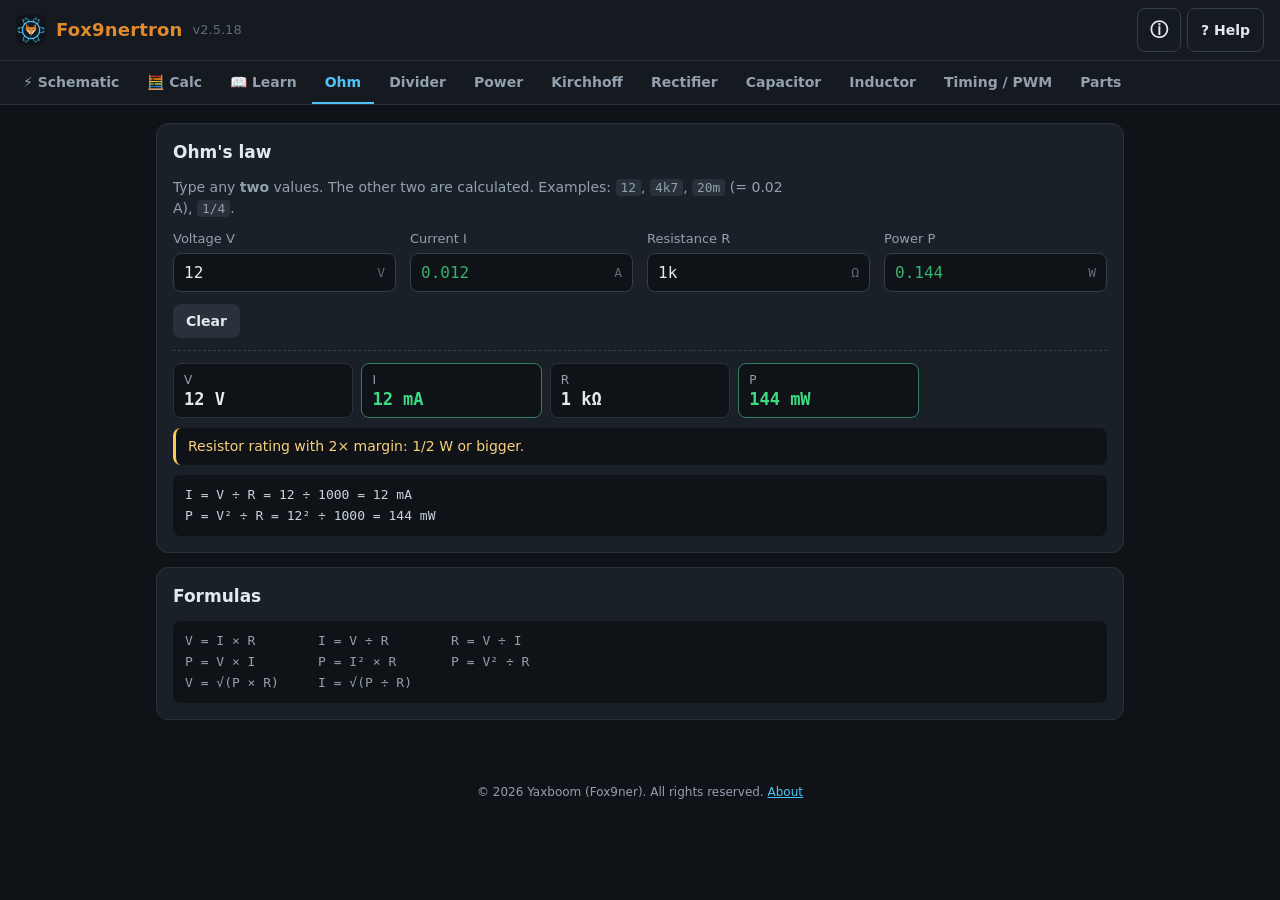
<file: index.html>
<!doctype html>
<html lang="en">
<head>
<meta charset="utf-8">
<meta name="viewport" content="width=device-width, initial-scale=1, viewport-fit=cover">
<title>Fox9nertron</title>
<meta name="description" content="Electronics circuit solver: Ohm, divider, power, Kirchhoff, rectifier, capacitor, inductor, PWM, parts.">
<meta name="theme-color" content="#101418">
<meta name="apple-mobile-web-app-capable" content="yes">
<meta name="mobile-web-app-capable" content="yes">
<meta name="apple-mobile-web-app-status-bar-style" content="black-translucent">
<meta name="apple-mobile-web-app-title" content="Fox9nertron">
<link rel="manifest" href="manifest.webmanifest">
<link rel="icon" type="image/png" sizes="192x192" href="icons/icon-192.png">
<link rel="apple-touch-icon" href="icons/apple-touch-icon.png">
<link rel="stylesheet" href="css/style.css">
</head>
<body>
<div id="app"></div>
<script type="module" src="js/app.js"></script>
<!-- blank page guard: if the app didn't start (old + new files mixed in the browser cache right after an update), offer a clean reload -->
<script>
setTimeout(function () {
  var app = document.getElementById('app');
  if (!app || app.children.length) return;
  app.innerHTML = '<div style="max-width:420px;margin:60px auto;padding:20px;font:15px system-ui,sans-serif;color:#E6EDF3;background:#161B22;border:1px solid #30363D;border-radius:12px;text-align:center">' +
    '<b style="font-size:18px">Fox9nertron is updating</b><p>Your browser still has some old files. Tap below to load the new version (your saved projects stay).</p>' +
    '<button id="f9fix" style="padding:12px 18px;font-size:15px;border-radius:10px;border:0;background:#E8B04B;color:#111;font-weight:700">Load the new version</button></div>';
  document.getElementById('f9fix').onclick = function () {
    var done = function () { location.reload(); };
    var jobs = [];
    if ('serviceWorker' in navigator) jobs.push(navigator.serviceWorker.getRegistrations().then(function (r) { return Promise.all(r.map(function (x) { return x.unregister(); })); }));
    if (window.caches) jobs.push(caches.keys().then(function (k) { return Promise.all(k.map(function (x) { return caches.delete(x); })); }));
    Promise.all(jobs).then(done, done);
  };
}, 5000);
</script>
<!-- visitor counter (no cookies): https://fox9nertron.goatcounter.com -->
<script data-goatcounter="https://fox9nertron.goatcounter.com/count" async src="//gc.zgo.at/count.js"></script>
</body>
</html>
</file>
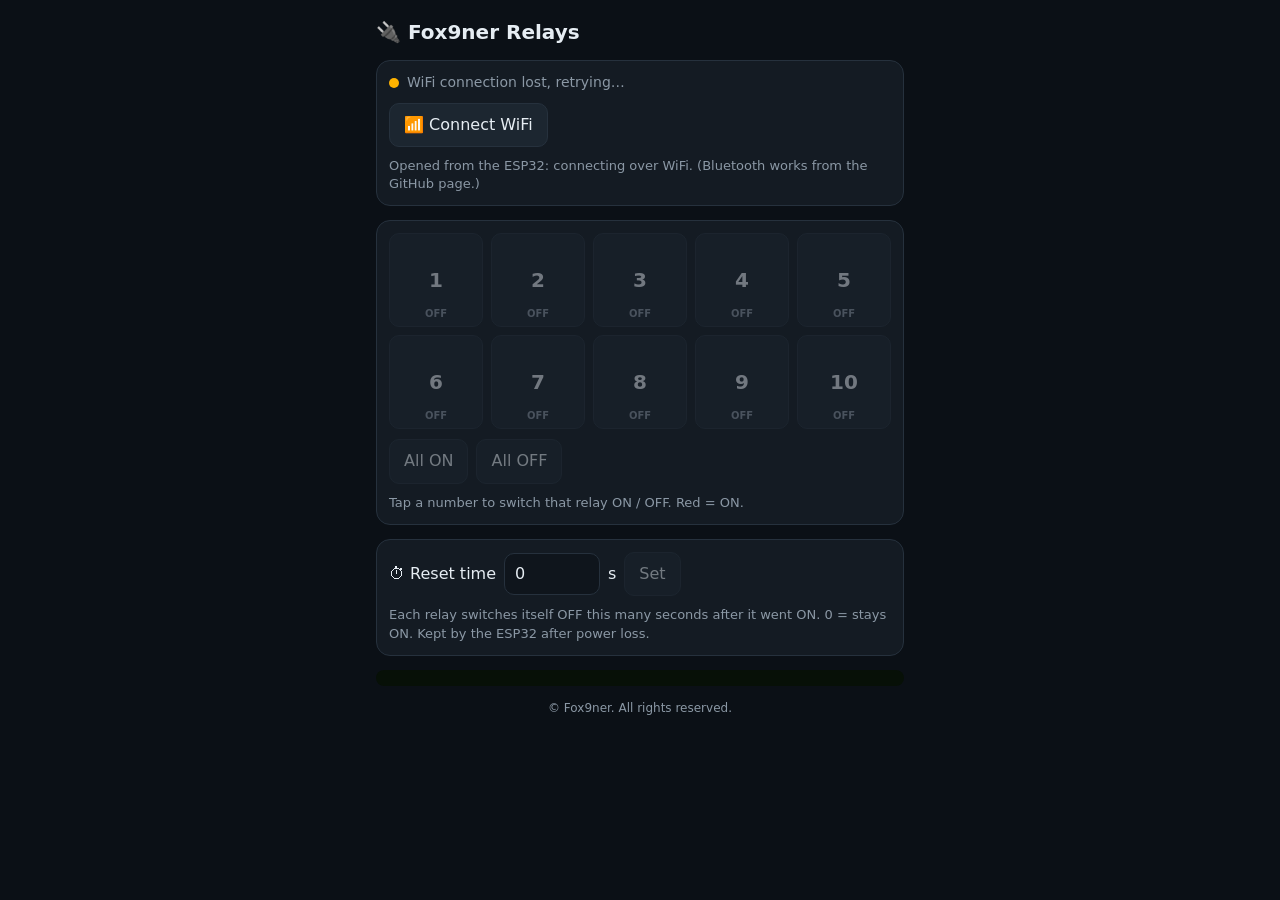
<file: relays.html>
<!doctype html>
<html lang="en">
<head>
<meta charset="utf-8">
<meta name="viewport" content="width=device-width, initial-scale=1, viewport-fit=cover">
<meta name="theme-color" content="#0B1016">
<title>Fox9ner Relays</title>
<style>
  :root { --bg: #0B1016; --card: #141B23; --line: #26313D; --fg: #E6EDF3; --dim: #8B98A5; --on: #FF1744; --acc: #4FC3F7; --ok: #66BB6A; }
  * { box-sizing: border-box; }
  body { margin: 0; background: var(--bg); color: var(--fg); font: 16px/1.4 system-ui, -apple-system, Segoe UI, Roboto, sans-serif; }
  main { max-width: 560px; margin: 0 auto; padding: max(14px, env(safe-area-inset-top)) 16px 28px; display: grid; gap: 14px; }
  h1 { font-size: 20px; margin: 4px 0 0; display: flex; align-items: center; gap: 8px; }
  .card { background: var(--card); border: 1px solid var(--line); border-radius: 14px; padding: 12px; display: grid; gap: 10px; }
  .row { display: flex; gap: 8px; flex-wrap: wrap; align-items: center; }
  button { font: inherit; color: var(--fg); background: #1C2630; border: 1px solid var(--line); border-radius: 10px; padding: 10px 14px; cursor: pointer; }
  button:active { transform: scale(0.97); }
  button.primary { background: #0D47A1; border-color: #1976D2; }
  button:disabled { opacity: 0.45; }
  .grid { display: grid; grid-template-columns: repeat(5, 1fr); gap: 8px; }
  .relay { aspect-ratio: 1; font-size: 20px; font-weight: 700; padding: 0; position: relative; display: grid; place-items: center; }
  .relay small { position: absolute; bottom: 5px; left: 0; right: 0; font-size: 10px; font-weight: 600; color: var(--dim); }
  .relay.on { background: #4A0E18; border-color: var(--on); box-shadow: 0 0 14px rgba(255, 23, 68, 0.45) inset; }
  .relay.on small { color: #FF8A9B; }
  .dot { width: 10px; height: 10px; border-radius: 50%; background: #555; display: inline-block; }
  .dot.ok { background: var(--ok); box-shadow: 0 0 8px var(--ok); }
  .dot.wait { background: #FFB300; }
  #status { color: var(--dim); font-size: 14px; }
  input { font: inherit; width: 6em; padding: 9px 10px; border-radius: 10px; border: 1px solid var(--line); background: #0F151C; color: var(--fg); }
  .note { color: var(--dim); font-size: 13px; }
  #log { font: 12px/1.4 ui-monospace, monospace; color: #8BE38B; background: #071007; border-radius: 10px; padding: 8px; max-height: 120px; overflow: auto; white-space: pre-wrap; margin: 0; }
  footer { color: var(--dim); font-size: 12px; text-align: center; }
</style>
</head>
<body>
<main>
  <h1>🔌 Fox9ner Relays</h1>

  <div class="card">
    <div class="row"><span class="dot" id="dot"></span><span id="status">Not connected</span></div>
    <div class="row">
      <button class="primary" id="bleBtn">🔵 Connect Bluetooth</button>
      <button id="wsBtn">📶 Connect WiFi</button>
    </div>
    <div class="note" id="how"></div>
  </div>

  <div class="card">
    <div class="grid" id="grid"></div>
    <div class="row">
      <button id="allOn">All ON</button>
      <button id="allOff">All OFF</button>
    </div>
    <div class="note">Tap a number to switch that relay ON / OFF. Red = ON.</div>
  </div>

  <div class="card">
    <div class="row">
      <span>⏱ Reset time</span><input id="tIn" type="number" min="0" step="0.5" inputmode="decimal" value="0"><span>s</span>
      <button id="tSet">Set</button>
    </div>
    <div class="note">Each relay switches itself OFF this many seconds after it went ON. 0 = stays ON. Kept by the ESP32 after power loss.</div>
  </div>

  <pre id="log"></pre>
  <footer>© Fox9ner. All rights reserved.</footer>
</main>

<script>
'use strict';
const N = 10;
// Nordic UART service: the ESP32 receives on RX (we write), answers on TX (notify)
const NUS = '6e400001-b5a3-f393-e0a9-e50e24dcca9e', RX = '6e400002-b5a3-f393-e0a9-e50e24dcca9e', TX = '6e400003-b5a3-f393-e0a9-e50e24dcca9e';
const $ = (id) => document.getElementById(id);
let state = '0'.repeat(N), link = null;     // link = { kind: 'ble' | 'ws', send(text) }

// ---------- UI ----------
const btns = [];
for (let k = 0; k < N; k++) {
  const b = document.createElement('button');
  b.className = 'relay'; b.innerHTML = `${k + 1}<small>OFF</small>`;
  b.onclick = () => send(String(k + 1));
  $('grid').append(b); btns.push(b);
}
function show() {
  btns.forEach((b, k) => { const on = state[k] === '1'; b.classList.toggle('on', on); b.querySelector('small').textContent = on ? 'ON' : 'OFF'; });
  const can = !!link;
  [...btns, $('allOn'), $('allOff'), $('tSet')].forEach(b => { b.disabled = !can; });
}
function setStatus(text, kind) { $('status').textContent = text; $('dot').className = 'dot' + (kind ? ' ' + kind : ''); }
function log(t) { const el = $('log'); el.textContent += t + '\n'; const lines = el.textContent.split('\n'); if (lines.length > 60) el.textContent = lines.slice(-60).join('\n'); el.scrollTop = el.scrollHeight; }
$('allOn').onclick = () => send('all on');
$('allOff').onclick = () => send('all off');
$('tSet').onclick = () => send('time ' + Math.max(0, +$('tIn').value || 0));

// messages from the ESP32: "S0010000000 T5" = relay states (relay 1 first) + reset time
function onText(t) {
  for (const line of t.split('\n')) {
    const m = line.match(/^S([01]+)(?:\s+T([\d.]+))?/);
    if (m) { state = m[1].padEnd(N, '0').slice(0, N); if (m[2] != null && document.activeElement !== $('tIn')) $('tIn').value = m[2]; show(); }
    else if (line.trim()) log('← ' + line.trim());
  }
}
function send(cmd) {
  if (!link) return;
  log('→ ' + cmd);
  link.send(cmd + '\n').catch(e => log('send failed: ' + e.message));
}

// ---------- Bluetooth LE (Chrome on Android, Edge / Chrome on PC, Bluefy on iPhone) ----------
let dev = null;
async function connectBle() {
  if (!navigator.bluetooth) { setStatus('This browser has no Bluetooth. Android: Chrome. iPhone: the free "Bluefy" app.', ''); return; }
  try {
    setStatus('Choose "Fox9ner Relays" in the list…', 'wait');
    dev = await navigator.bluetooth.requestDevice({ filters: [{ namePrefix: 'Fox9ner' }], optionalServices: [NUS] });
    dev.addEventListener('gattserverdisconnected', () => { link = null; show(); setStatus('Bluetooth disconnected. Tap Connect again.', ''); });
    setStatus('Connecting…', 'wait');
    const srv = await dev.gatt.connect(), svc = await srv.getPrimaryService(NUS);
    const rx = await svc.getCharacteristic(RX), tx = await svc.getCharacteristic(TX);
    let buf = '';
    tx.addEventListener('characteristicvaluechanged', (e) => { buf += new TextDecoder().decode(e.target.value); const i = buf.lastIndexOf('\n'); if (i >= 0) { onText(buf.slice(0, i)); buf = buf.slice(i + 1); } });
    await tx.startNotifications();
    const enc = new TextEncoder();
    link = { kind: 'ble', send: async (t) => { const d = enc.encode(t); for (let i = 0; i < d.length; i += 20) await rx.writeValueWithResponse(d.slice(i, i + 20)); } };
    setStatus('🔵 Connected by Bluetooth: ' + (dev.name || 'Fox9ner Relays'), 'ok');
    show(); send('status');
  } catch (e) { link = null; show(); setStatus(e.name === 'NotFoundError' ? 'No device chosen.' : 'Bluetooth: ' + e.message, ''); }
}
$('bleBtn').onclick = connectBle;

// ---------- WiFi WebSocket (page opened from the ESP32: http://relays.local or its IP) ----------
let ws = null, wsTimer = 0;
function connectWs(host) {
  clearTimeout(wsTimer);
  try { ws?.close(); } catch { }
  setStatus('Connecting to ' + host + '…', 'wait');
  ws = new WebSocket(`ws://${host}:81/`);
  ws.onopen = () => { link = { kind: 'ws', send: async (t) => ws.send(t) }; setStatus('📶 Connected by WiFi: ' + host, 'ok'); show(); send('status'); };
  ws.onmessage = (e) => onText(String(e.data));
  ws.onclose = () => { if (link?.kind === 'ws') link = null; show(); setStatus('WiFi connection lost, retrying…', 'wait'); wsTimer = setTimeout(() => connectWs(host), 2000); };
}
const fromEsp = location.protocol === 'http:' && location.hostname && location.hostname !== 'localhost';
$('wsBtn').onclick = () => {
  if (fromEsp) return connectWs(location.hostname);
  setStatus('WiFi works when you open this page from the ESP32: type http://relays.local (or its IP) in the browser while on the same WiFi.', '');
};
$('how').textContent = fromEsp
  ? 'Opened from the ESP32: connecting over WiFi. (Bluetooth works from the GitHub page.)'
  : 'Bluetooth: tap Connect and pick "Fox9ner Relays". Android: Chrome · iPhone: Bluefy app. WiFi: open http://relays.local while on the same WiFi.';
if (fromEsp) { $('bleBtn').hidden = true; connectWs(location.hostname); }
show();
</script>
</body>
</html>
</file>
<file: css/style.css>
/* Fox9nertron — bench-instrument dark theme (deliberately single theme, like a scope screen) */
[hidden] { display: none !important; }
:root {
  color-scheme: dark;
  --bg: #0F1317; --panel: #151A20; --card: #1A2028; --line: #29313B; --line2: #343E4A;
  --text: #E4E9EF; --dim: #93A0AE; --faint: #5F6B78;
  --accent: #4FC3F7;      /* probe cyan */
  --fox: #E08A2E;         /* brand orange */
  --good: #3DDC84; --warn: #FFC857; --bad: #FF6B6B;
  --mono: ui-monospace, "SF Mono", "Cascadia Mono", Menlo, Consolas, monospace;
  --sans: system-ui, -apple-system, "Segoe UI", Roboto, sans-serif;
}
* { box-sizing: border-box; -webkit-tap-highlight-color: transparent; }
html, body { margin: 0; background: var(--bg); color: var(--text); font: 15px/1.45 var(--sans); }
body { min-height: 100%; }
/* phones with a notch / status bar inside the app: start the page below it, so the sticky top bar doesn't slide over the first content */
#app { padding-top: env(safe-area-inset-top, 0px); }
body::before { content: ""; position: fixed; inset: 0 0 auto; height: env(safe-area-inset-top, 0px); background: var(--panel); z-index: 20; }
code { font-family: var(--mono); font-size: .92em; background: var(--line); padding: 1px 5px; border-radius: 4px; }

.appbar { position: sticky; top: env(safe-area-inset-top, 0px); z-index: 10; }
.sch-sticky { position: sticky; top: calc(env(safe-area-inset-top, 0px) + var(--appbar-h, 98px)); z-index: 8; display: flex; flex-direction: column; gap: 8px;
  background: var(--bg); padding-block: 8px; margin-block: -8px; }
.top { position: relative; display: flex; align-items: center; justify-content: space-between; gap: 12px;
  background: var(--panel); border-bottom: 1px solid var(--line); padding-block: 8px;
  padding-left: max(16px, env(safe-area-inset-left, 0px)); padding-right: max(16px, env(safe-area-inset-right, 0px)); }
.brand { display: flex; align-items: center; gap: 10px; min-width: 0; }
.logo { width: 30px; height: 30px; border-radius: 7px; }
.brand .name { font-weight: 800; font-size: 18px; letter-spacing: .01em; color: var(--fox); }
.brand .ver { color: var(--faint); font-size: 13px; }

.tabs { position: relative; display: flex; gap: 2px; overflow-x: auto; background: var(--panel);
  border-bottom: 1px solid var(--line); scrollbar-width: none;
  padding-left: max(10px, env(safe-area-inset-left, 0px)); padding-right: max(10px, env(safe-area-inset-right, 0px)); }
.tabs::-webkit-scrollbar { display: none; }
.tab { flex: 0 0 auto; color: var(--dim); text-decoration: none; padding: 11px 13px 10px; font-weight: 600; font-size: 14px; border-bottom: 2px solid transparent; white-space: nowrap; }
.tab:hover { color: var(--text); }
.tab.on { color: var(--accent); border-bottom-color: var(--accent); }
.tab:focus-visible, .btn:focus-visible, .segb:focus-visible { outline: 2px solid var(--accent); outline-offset: 2px; }

main { max-width: 1000px; margin: 0 auto; padding-block: 18px 60px;
  padding-left: max(16px, env(safe-area-inset-left, 0px)); padding-right: max(16px, env(safe-area-inset-right, 0px)); }
.pane { display: flex; flex-direction: column; gap: 14px; }
.card { background: var(--card); border: 1px solid var(--line); border-radius: 12px; padding: 16px; display: flex; flex-direction: column; gap: 12px; min-width: 0; }
.card h2 { margin: 0; font-size: 17px; text-wrap: balance; }
.card h3 { margin: 10px 0 0; font-size: 14px; color: var(--dim); text-transform: uppercase; letter-spacing: .05em; }
.note { margin: 0; color: var(--dim); font-size: 14px; max-width: 70ch; }
.muted { color: var(--faint); font-family: var(--mono); font-size: 14px; padding: 0 6px; }

.fields { display: grid; grid-template-columns: repeat(auto-fill, minmax(190px, 1fr)); gap: 10px 14px; }
.field { display: flex; flex-direction: column; gap: 4px; min-width: 0; }
.field[hidden] { display: none; }
.lab { font-size: 13px; color: var(--dim); }
.hint { font-size: 12px; color: var(--faint); }
.box { display: flex; align-items: center; background: var(--bg); border: 1px solid var(--line2); border-radius: 8px; min-width: 0; }
.box:focus-within { border-color: var(--accent); }
.field.bad .box { border-color: var(--bad); }
.num { flex: 1; min-width: 0; width: 100%; background: transparent; color: var(--text); border: 0; outline: 0; padding: 9px 10px; font: 16px var(--mono); font-variant-numeric: tabular-nums; }
.num::placeholder { color: var(--good); opacity: .8; }
.num.wide { background: var(--bg); border: 1px solid var(--line2); border-radius: 8px; }
.num.wide:focus { border-color: var(--accent); }
.unit { color: var(--faint); font: 13px var(--mono); padding-right: 10px; white-space: nowrap; }
.sel { background: var(--bg); color: var(--text); border: 1px solid var(--line2); border-radius: 8px; padding: 9px 8px; font: 15px var(--sans); max-width: 100%; }
.sel.sm { padding: 7px 4px; font-size: 14px; }

.row { display: flex; align-items: center; gap: 8px; }
.row.wrap { flex-wrap: wrap; }
.split { display: grid; grid-template-columns: 120px 1fr; gap: 16px; align-items: start; }
@media (max-width: 520px) { .split { grid-template-columns: 1fr; } .split .diagram { max-width: 110px; } }

.btn { background: var(--line); color: var(--text); border: 0; border-radius: 8px; padding: 9px 13px; font: 600 14px var(--sans); cursor: pointer; touch-action: manipulation; }
.btn:hover { background: var(--line2); }
.btn:disabled { opacity: .4; cursor: default; }
.btn.ghost { background: transparent; border: 1px solid var(--line2); }
.btn.primary { background: var(--accent); color: #062230; }
.seg { display: inline-flex; flex-wrap: wrap; gap: 2px; background: var(--bg); border: 1px solid var(--line2); border-radius: 9px; padding: 2px; align-self: flex-start; max-width: 100%; }
.segb { background: transparent; color: var(--dim); border: 0; border-radius: 7px; padding: 7px 11px; font: 600 13.5px var(--sans); cursor: pointer; }
.segb.on { background: var(--line2); color: var(--text); }
.subnav { overflow-x: auto; }

/* results */
.result { border-top: 1px dashed var(--line2); padding-top: 12px; display: flex; flex-direction: column; gap: 10px; min-width: 0; }
.result.empty .steps { color: var(--faint); background: none; padding: 0; font-family: var(--sans); }
.readouts { display: grid; grid-template-columns: repeat(auto-fill, minmax(150px, 1fr)); gap: 8px; }
.readouts:empty, .flags:empty, .extra:empty { display: none; }
.ro { background: var(--bg); border: 1px solid var(--line); border-radius: 8px; padding: 8px 10px; display: flex; flex-direction: column; min-width: 0; }
.ro .rl { font-size: 12px; color: var(--dim); }
.ro .rv { font: 600 17px var(--mono); font-variant-numeric: tabular-nums; overflow-wrap: anywhere; }
.ro.hi { border-color: color-mix(in srgb, var(--good) 45%, var(--line)); }
.ro.hi .rv { color: var(--good); }
.flags { display: flex; flex-direction: column; gap: 6px; }
.flag { margin: 0; padding: 8px 10px 8px 12px; border-radius: 8px; font-size: 14px; border-left: 3px solid; background: var(--bg); }
.flag.ok { border-color: var(--good); color: color-mix(in srgb, var(--good) 70%, var(--text)); }
.flag.warn { border-color: var(--warn); color: color-mix(in srgb, var(--warn) 75%, var(--text)); }
.flag.bad { border-color: var(--bad); color: color-mix(in srgb, var(--bad) 75%, var(--text)); }
.steps { margin: 0; background: var(--bg); border-radius: 8px; padding: 10px 12px; font: 13px/1.6 var(--mono); color: #C9D3DD; white-space: pre-wrap; overflow-wrap: anywhere; user-select: text; }
.steps.static { color: var(--dim); }

.tablewrap { overflow-x: auto; }
table { border-collapse: collapse; width: 100%; font-size: 14px; font-variant-numeric: tabular-nums; }
th, td { text-align: left; padding: 7px 10px; border-bottom: 1px solid var(--line); white-space: nowrap; }
th { color: var(--dim); font-weight: 600; font-size: 12.5px; }
td { font-family: var(--mono); font-size: 13.5px; }
table.rate tr.st-ok td:last-child { color: var(--good); }
table.rate tr.st-warn td:last-child { color: var(--warn); }
table.rate tr.st-bad td:last-child { color: var(--bad); }

/* kirchhoff list */
.netlist { display: flex; flex-direction: column; gap: 6px; }
.nl-head, .nl-row { display: grid; grid-template-columns: 64px 50px 38px 38px minmax(0, 1fr) 26px; gap: 5px; align-items: center; }
.nl-head span { font-size: 12px; color: var(--faint); }
.nl-row > .num { background: var(--bg); border: 1px solid var(--line2); border-radius: 7px; padding: 7px 6px; font-size: 15px; }
.nl-row .num.nd { text-align: center; }
.nl-row .box .num { padding: 7px 6px; font-size: 15px; }
.num.badv { color: var(--bad); }
.x { background: none; border: 0; color: var(--faint); font-size: 22px; cursor: pointer; line-height: 1; padding: 4px; }
.x:hover { color: var(--bad); }

/* drawings */
svg { display: block; max-width: 100%; height: auto; }
svg text { fill: var(--dim); font: 11px var(--mono); }
.schem svg { width: 100%; max-height: 380px; }
.wire, .dim { fill: none; stroke: var(--faint); stroke-width: 1.6; }
.part { fill: none; stroke: var(--text); stroke-width: 1.8; stroke-linejoin: round; stroke-linecap: round; }
.bgk { fill: var(--card); }
.src { fill: var(--card); stroke: var(--accent); stroke-width: 1.8; }
.pm { fill: var(--accent) !important; font-weight: 700; }
.node { fill: var(--accent); }
.gnd { fill: var(--faint); }
.nn { fill: #062230 !important; font-size: 8.5px !important; font-weight: 700; }
.nv { fill: var(--warn) !important; }
.lbl { fill: var(--text) !important; }
.cur { fill: var(--good) !important; font-size: 10px !important; }
.arrow { fill: var(--good); }
.dot { fill: var(--accent); }
.diagram svg text { fill: var(--text); font-size: 12px; }
.diagram.wide { max-width: 320px; }
.former { fill: var(--line2); }
.graph svg { width: 100%; }
.gl { stroke: var(--line); stroke-width: 1; }
.ax { font-size: 11px; }
.wa { fill: none; stroke: var(--faint); stroke-width: 1.4; stroke-dasharray: 4 3; }
.wb { fill: none; stroke: var(--accent); stroke-width: 2.2; stroke-linejoin: round; }
.avg { stroke: var(--warn); stroke-dasharray: 6 4; stroke-width: 1.5; }
.legend { display: flex; gap: 16px; flex-wrap: wrap; font-size: 13px; color: var(--dim); }
.lg::before { content: ""; display: inline-block; width: 18px; height: 0; margin-right: 6px; vertical-align: middle; border-top: 2px dashed var(--faint); }
.lg.b::before { border-top: 2.5px solid var(--accent); }
.resistor svg { max-width: 300px; }
.resistor .body { fill: #D8C7A0; }
.resistor .lead { stroke: #A8B0B8; stroke-width: 3; }
.resistor .band { stroke: rgba(0,0,0,.25); stroke-width: .5; }
.bands .sel { text-transform: capitalize; }

/* help dialog */
.dlg { background: var(--card); color: var(--text); border: 1px solid var(--line2); border-radius: 14px; padding: 0; width: min(560px, calc(100% - 32px)); max-height: calc(100% - 40px); }
.dlg::backdrop { background: rgba(0,0,0,.6); }
.help-head { display: flex; gap: 14px; align-items: center; padding: 18px 20px 6px; }
.help-head img { width: 60px; height: 60px; border-radius: 13px; }
.help-head .h1 { color: var(--fox); font-size: 22px; font-weight: 800; }
.help-head .h2 { color: var(--dim); font-size: 13px; }
.help-head .h3 { color: var(--accent); font-size: 13px; font-weight: 700; }
.help-text { padding: 0 20px; font-size: 15px; }
.help-text p { margin: 12px 0; }
.dlg-buttons { display: flex; justify-content: flex-end; padding: 6px 16px 16px; }

@media (prefers-reduced-motion: no-preference) { .tab, .btn, .segb { transition: color .12s, background-color .12s, border-color .12s; } }
.unit.sm { padding-right: 6px; font-size: 12px; }
.nl-row .sel.sm { padding: 7px 2px; }

/* ---------- schematic editor ---------- */
.pane.sch-pane { gap: 8px; }
.sch-tools, .sch-tray { display: flex; gap: 6px; overflow-x: auto; scrollbar-width: none; padding-bottom: 2px; }
.sch-tools::-webkit-scrollbar, .sch-tray::-webkit-scrollbar { display: none; }
.sb { flex: 0 0 auto; background: var(--card); color: var(--text); border: 1px solid var(--line); border-radius: 8px; padding: 8px 12px; font: 600 14px var(--sans); cursor: pointer; touch-action: manipulation; }
.sb.icon { padding: 8px 13px; font-size: 16px; }
.sb.on { border-color: var(--accent); color: var(--accent); background: color-mix(in srgb, var(--accent) 12%, var(--card)); }
.tb { flex: 0 0 auto; display: flex; flex-direction: column; align-items: center; gap: 2px; background: var(--card); border: 1px solid var(--line); border-radius: 10px; padding: 4px 6px 5px; color: var(--dim); font: 600 11px var(--sans); cursor: pointer; min-width: 64px; touch-action: manipulation; }
.tb .ico { width: 48px; height: 28px; }
.tb.on { border-color: var(--accent); color: var(--accent); }
.sch-wrap { position: relative; border: 1px solid var(--line); border-radius: 12px; overflow: hidden; background: #0F1317; }
.sch-canvas { display: block; cursor: crosshair; }
.sch-status { color: var(--dim); font-size: 13.5px; min-height: 1.4em; }
.sch-panel { background: var(--card); border: 1px solid var(--line); border-radius: 12px; padding: 12px; display: flex; flex-direction: column; gap: 10px; }
.sch-pbox { display: flex; flex-direction: column; }
.sch-pbox[hidden] { display: none; }
.sch-pbox.floating { position: fixed; z-index: 30; width: min(340px, calc(100vw - 16px)); max-height: 55vh; background: var(--card);
  border: 1px solid var(--line2); border-radius: 12px; box-shadow: 0 10px 34px #000b; }
.sch-pbox.floating .sch-panel { overflow: auto; border: 0; border-radius: 0 0 12px 12px; padding: 10px; min-height: 0; }
.sch-phead { display: flex; align-items: center; justify-content: space-between; gap: 8px; padding: 4px 6px 4px 12px; background: var(--panel);
  border-bottom: 1px solid var(--line); border-radius: 12px 12px 0 0; cursor: move; touch-action: none; user-select: none; -webkit-user-select: none; }
.sch-phead[hidden] { display: none; }
.sch-phead b { font-size: 13px; color: var(--dim); }
.sch-phbtn { display: flex; gap: 4px; }
.sp-head { display: flex; align-items: center; gap: 8px; flex-wrap: wrap; }
.sp-head .nm { flex: 0 1 110px; width: 110px; background: var(--bg); border: 1px solid var(--line2); border-radius: 7px; font-weight: 700; }
.sp-read { display: flex; flex-direction: column; gap: 8px; }
.rng { width: 100%; accent-color: var(--accent); }
.btn.hold { user-select: none; -webkit-user-select: none; -webkit-touch-callout: none; touch-action: none; padding: 12px 18px; }
.dlg-title2 { font-weight: 700; font-size: 17px; padding: 16px 20px 6px; }
.dlg-items { display: flex; flex-direction: column; max-height: 60vh; overflow-y: auto; }
.dlg-it { text-align: left; background: none; border: 0; color: var(--text); font: 15px var(--sans); padding: 12px 20px; cursor: pointer; }
.dlg-it:hover { background: var(--line); }
.dlg-pad { padding: 8px 20px; }
.sb.run { color: var(--good); border-color: color-mix(in srgb, var(--good) 50%, var(--line)); }
.sb.run.on { color: var(--bad); border-color: color-mix(in srgb, var(--bad) 50%, var(--line)); background: var(--card); }
.scope-box { background: var(--card); border: 1px solid var(--line); border-radius: 12px; padding: 10px; display: flex; flex-direction: column; gap: 8px; }
.scope-head { display: flex; justify-content: space-between; align-items: baseline; gap: 8px; flex-wrap: wrap; }
.scope-info { color: var(--dim); font: 12px ui-monospace, monospace; }
.scope-cv { width: 100%; height: 210px; border-radius: 8px; display: block; }
.scope-ctl { display: flex; gap: 6px; flex-wrap: wrap; }
.scope-ctl .sel.sm { padding: 7px 6px; font-size: 13px; }
.pos-ctl { display: inline-flex; align-items: center; gap: 4px; border: 1px solid; border-radius: 8px; padding: 2px 6px; }
.pos-ctl .sb.icon { min-width: 30px; padding: 4px 6px; }
.pos-v { font: 600 12px var(--mono); min-width: 2.6em; text-align: center; }
.scope-box.in-float { border: 0; border-radius: 0; padding: 8px 8px 4px; gap: 6px; flex: 0 0 auto; border-bottom: 1px solid var(--line); }
.scope-box.in-float .scope-cv { height: 150px; }
.sch-pbox.floating.has-scope { overflow: auto; }
.sch-pbox.floating.has-scope .sch-panel { flex: 0 0 auto; overflow: visible; }
.sch-pbox.floating .sch-phead { flex-wrap: wrap; row-gap: 4px; }
.sch-pbox.floating .sch-phbtn { flex-wrap: wrap; justify-content: flex-end; }
.scope-box.in-float .scope-ctl .sel.sm { padding: 5px 4px; font-size: 12px; }
.scope-box.in-float .scope-ctl .sb { padding: 5px 8px; font-size: 12px; }
/* always ONE row that scrolls sideways (swipe on phone; wheel / drag / thin scrollbar on PC) */
.sch-tools, .sch-tray { flex-wrap: nowrap; overscroll-behavior-x: contain; }
@media (pointer: fine) {
  .sch-tools, .sch-tray { scrollbar-width: thin; scrollbar-color: var(--line2) transparent; padding-bottom: 6px; }
  .sch-tools::-webkit-scrollbar, .sch-tray::-webkit-scrollbar { display: block; height: 6px; }
  .sch-tools::-webkit-scrollbar-thumb, .sch-tray::-webkit-scrollbar-thumb { background: var(--line2); border-radius: 3px; }
  .sch-tray { cursor: grab; }
}
/* my parts (custom parts form) */
.mp-row { display: flex; flex-direction: column; gap: 6px; }
.mp-row > .btn { align-self: flex-start; }
.mp-form { display: flex; flex-direction: column; gap: 10px; max-height: 62vh; overflow-y: auto; }
.mp-form .lab { white-space: normal; }
.mp-btns { gap: 8px; }
.btn.danger { color: var(--bad); border-color: color-mix(in srgb, var(--bad) 50%, var(--line)); margin-right: auto; }
/* PCB view */
.pcb-box { display: flex; flex-direction: column; gap: 8px; }
.pcb-box[hidden] { display: none !important; }
.pcb-wrap { background: #0F1317; touch-action: none; }
.pcb-routebar { display: flex; gap: 6px; flex-wrap: wrap; }
.pcb-pins { display: flex; flex-wrap: wrap; gap: 6px; }
.pcb-pins .pin { background: var(--bg); border: 1px solid var(--line2); border-radius: 6px; padding: 4px 8px; font: 12.5px ui-monospace, monospace; color: var(--dim); }
.pcb-cont { border: 1px solid #2B6F7A; background: rgba(92,242,255,0.06); border-radius: 10px; padding: 10px 12px; margin: 8px 0; display: grid; gap: 8px; }
.pcb-cont.bad { border-color: #8A3A3A; background: rgba(255,107,107,0.08); }
.pcb-cont > b { color: #5CF2FF; } .pcb-cont.bad > b { color: #FF8A8A; }
.pcb-pins .pin.lit { color: #E8FDFF; border-color: #2B6F7A; }
.pcb-pins .pin.jw { color: #E6EDF3; border-width: 2px; }
.pcb-sec { border-top: 1px solid var(--line); padding-top: 8px; }
.pcb-sec > summary { cursor: pointer; font-weight: 700; padding: 4px 0; }
.pcb-sec .sub { font-weight: 700; color: var(--accent); margin: 10px 0 4px; font-size: 13.5px; }
.pcb-sec .fields { margin: 6px 0; }
.pcb-wrap canvas { touch-action: none; }
.chk { display: inline-flex; align-items: center; gap: 6px; font-size: 14px; color: var(--text); }
.sb.pcbbtn { color: #D9894A; border-color: color-mix(in srgb, #D9894A 50%, var(--line)); }
.pcb-nudge { display: flex; gap: 6px; align-items: center; flex-wrap: wrap; }
.pcb-nudge[hidden] { display: none !important; }
.pcb-nudge .sb.icon { min-width: 44px; }
.pcb-nudge .sel.sm { padding: 7px 6px; font-size: 13px; width: auto; }
/* calculator */
.calc { max-width: 520px; width: 100%; align-self: center; }
.calc-top { justify-content: flex-start; }
.calc-screen { background: #0B0F13; border: 1px solid var(--line2); border-radius: 12px; padding: 12px 14px; display: flex; flex-direction: column; align-items: flex-end; gap: 2px; }
.calc-in { width: 100%; background: transparent; border: 0; outline: 0; color: var(--text); font: 600 30px ui-monospace, monospace; text-align: right; caret-color: var(--accent); }
.calc-out { color: var(--good); font: 600 18px ui-monospace, monospace; min-height: 1.3em; text-align: right; word-break: break-all; }
.calc-out.err { color: var(--bad); font-size: 14px; }
.calc-si { color: var(--dim); font: 13px ui-monospace, monospace; min-height: 1.1em; }
.calc-pad { display: flex; flex-direction: column; gap: 8px; }
.calc-row { display: grid; grid-template-columns: repeat(4, 1fr); gap: 8px; }
.calc-row.five { grid-template-columns: repeat(5, 1fr); }
.ck { background: var(--line); color: var(--text); border: 0; border-radius: 12px; font: 600 22px var(--sans); padding: 14px 0; cursor: pointer; touch-action: manipulation; user-select: none; -webkit-user-select: none; }
.ck:active { filter: brightness(1.35); }
.ck.o { background: color-mix(in srgb, var(--accent) 22%, var(--line)); color: var(--accent); }
.ck.c { background: color-mix(in srgb, var(--bad) 18%, var(--line)); color: var(--bad); }
.ck.eq { background: var(--accent); color: #0B0F13; }
.ck.f { font-size: 15px; padding: 11px 0; background: var(--card); border: 1px solid var(--line2); }
.ck.u { font-size: 15px; padding: 9px 0; background: var(--bg); border: 1px solid var(--line2); color: #D9894A; }
.calc-hist { display: flex; flex-direction: column; gap: 4px; max-height: 320px; overflow-y: auto; }
.calc-h { display: flex; justify-content: space-between; gap: 12px; background: none; border: 0; border-bottom: 1px solid var(--line); color: var(--dim); font: 14px ui-monospace, monospace; padding: 8px 4px; cursor: pointer; text-align: left; }
.calc-h b { color: var(--text); white-space: nowrap; }
/* Learn tab */
.learn-list { display: flex; gap: 6px; overflow-x: auto; padding-bottom: 4px; }
.learn-it { flex: 0 0 auto; display: flex; flex-direction: column; align-items: flex-start; gap: 2px; background: var(--card); border: 1px solid var(--line); border-radius: 10px; padding: 8px 12px; color: var(--text); font: 600 14px var(--sans); cursor: pointer; text-align: left; max-width: 240px; }
.learn-it .tag { font-size: 11px; color: var(--accent); text-transform: uppercase; letter-spacing: .05em; }
.learn-it.on { border-color: var(--accent); }
.learn .lead { margin: 0; font-size: 15.5px; line-height: 1.55; max-width: 70ch; }
.learn-parts { display: grid; grid-template-columns: repeat(auto-fill, minmax(220px, 1fr)); gap: 6px; }
.learn-parts > div { background: var(--bg); border-radius: 8px; padding: 6px 10px; display: flex; gap: 8px; font-size: 13.5px; }
.learn-parts b { color: var(--accent); min-width: 64px; }
.learn-step p { margin: 4px 0 0; line-height: 1.6; max-width: 72ch; }
.learn-step h3 { color: var(--text) !important; text-transform: none !important; letter-spacing: 0 !important; font-size: 15px !important; }
.learn-try { background: color-mix(in srgb, var(--accent) 8%, var(--card)); border: 1px solid color-mix(in srgb, var(--accent) 30%, var(--line)); border-radius: 10px; padding: 10px 14px; }
.learn-try ul { margin: 6px 0 0; padding-left: 20px; line-height: 1.6; }
.learn-ol { margin: 6px 0 0; padding-left: 22px; line-height: 1.6; }
.learn-code { white-space: pre; overflow-x: auto; font-size: 12.5px; }
.top-btns { display: flex; gap: 6px; flex: 0 0 auto; }
.foot { text-align: center; color: var(--dim); font-size: 12px; padding: 4px 16px calc(18px + env(safe-area-inset-bottom, 0px)); }
.foot a { color: var(--accent); }
.top-btns .info { font-size: 18px; padding-inline: 12px; }
.help-text .fine { color: var(--dim); font-size: 13px; }
.fault-pick.on .sel { border-color: #FF4D4D; color: #FF8A8A; }
.code-box { display: flex; flex-direction: column; gap: 8px; border-top: 1px solid var(--line); padding-top: 10px; }
.code-ed { width: 100%; box-sizing: border-box; font: 13px/1.45 var(--mono); background: #0B0F13; color: #E6EDF3; border: 1px solid var(--line2); border-radius: 8px; padding: 10px; tab-size: 2; white-space: pre; overflow: auto; resize: vertical; }
.serial { margin: 0; min-height: 3.5em; max-height: 12em; overflow: auto; font: 12px/1.4 var(--mono); background: #071007; color: #8BE38B; border-radius: 8px; padding: 8px 10px; white-space: pre-wrap; }
.serial.bad { color: #FF8A8A; background: #1A0B0B; }
.serial-in { flex: 1; min-width: 0; font: 13px var(--mono); text-align: left; }
.kp-grid { display: grid; grid-template-columns: repeat(4, 1fr); gap: 6px; max-width: 240px; }
.kp-key { padding: 10px 0; font: 700 16px var(--mono); }
.share-box { display: flex; flex-direction: column; gap: 10px; padding: 0 20px; }
.qr-box { display: flex; flex-direction: column; align-items: center; gap: 6px; }
.qr { width: min(300px, 72vw); height: auto; image-rendering: pixelated; border-radius: 6px; }
main.wide { max-width: none; }
.view-pad { position: absolute; left: 8px; bottom: 8px; display: grid; grid-template-columns: repeat(2, 34px); gap: 4px; z-index: 2; opacity: 0.85; }
.vp-b { width: 34px; height: 30px; padding: 0; border-radius: 8px; border: 1px solid var(--line2); background: rgba(21, 26, 32, 0.92); color: var(--text); font: 700 14px var(--sans); cursor: pointer; touch-action: none; user-select: none; -webkit-user-select: none; }
.vp-b:active { background: var(--accent); color: #000; }
.sch-pbox.floating { resize: both; overflow: hidden; min-width: 240px; min-height: 120px; max-width: 96vw; max-height: 90vh; }
.sch-pbox.floating.mini { height: auto !important; resize: none; min-height: 0; }
.sch-pbox.floating .sch-panel { flex: 1 1 auto; }
.relay-box { display: grid; gap: 8px; padding: 10px; border: 1px solid var(--line, #2a3340); border-radius: 10px; }
.relay-grid { display: grid; grid-template-columns: repeat(5, 1fr); gap: 6px; max-width: 320px; }
.relay-pick { position: relative; font-weight: 700; padding: 8px 0; }
.relay-pick.on { background: #1565C0; color: #fff; border-color: #42A5F5; }
.relay-pick.live::after { content: ''; position: absolute; top: 4px; right: 4px; width: 7px; height: 7px; border-radius: 50%; background: #FF1744; box-shadow: 0 0 6px #FF1744; }

/* 🔬 Analyze dialog */
.an-dlg { width: min(760px, calc(100% - 24px)); }
.an-seg { margin-bottom: 4px; }
.an-body { padding: 4px 20px 8px; display: flex; flex-direction: column; gap: 12px; max-height: calc(100vh - 210px); overflow-y: auto; }
.an-body .fields { grid-template-columns: repeat(auto-fill, minmax(150px, 1fr)); }
.an-cv { width: 100%; height: 260px; border-radius: 10px; display: block; }
.an-cv.an-hist { height: 150px; }
.an-prog { flex: 1; min-width: 120px; height: 10px; accent-color: var(--accent); }
.an-ta { width: 100%; min-height: 170px; box-sizing: border-box; background: var(--bg); color: var(--text); border: 1px solid var(--line2); border-radius: 8px; padding: 10px; font: 13px var(--mono); resize: vertical; }
.an-ta:focus { border-color: var(--accent); outline: none; }
.an-out { display: flex; flex-direction: column; gap: 10px; min-width: 0; }
.an-out tr.bad td { color: var(--bad); }
.an-out tr.warn td { color: var(--warn); }
.an-out details summary { cursor: pointer; color: var(--dim); }

/* quick controls beside the selected part */
.qk { position: absolute; z-index: 5; min-width: 190px; max-width: min(300px, 92%); background: rgba(14, 19, 24, 0.96); border: 1px solid var(--sel, #4FC3F7); border-radius: 10px; padding: 6px 9px 8px; box-shadow: 0 6px 20px rgba(0,0,0,.45); display: flex; flex-direction: column; gap: 6px; font: 600 12px var(--sans); color: var(--text); touch-action: manipulation; }
.qk[hidden] { display: none; }
.qk-h { display: flex; justify-content: space-between; align-items: center; color: var(--dim); font-size: 11px; }
.qk-x { background: none; border: 0; color: var(--dim); font-size: 14px; padding: 0 2px; cursor: pointer; }
.qk-row { display: grid; grid-template-columns: auto 1fr auto; align-items: center; gap: 8px; }
.qk-row .rng { width: 100%; min-width: 90px; touch-action: pan-x; }
.qk-row b { color: #FFE16B; font: 700 12px ui-monospace, monospace; min-width: 58px; text-align: right; }
.qk-l { color: var(--dim); }
.qk-b { padding: 8px 10px; font-size: 13px; }
.qk .row { display: flex; gap: 6px; }

/* finger resize grip of the floating window */
.sch-grip { display: none; }
.sch-pbox.floating .sch-grip { display: block; position: absolute; right: 0; bottom: 0; width: 30px; height: 30px; cursor: nwse-resize; touch-action: none; z-index: 2;
  background: linear-gradient(135deg, transparent 50%, var(--line2, #3A4654) 50%, var(--line2, #3A4654) 58%, transparent 58%, transparent 68%, var(--line2, #3A4654) 68%, var(--line2, #3A4654) 76%, transparent 76%); border-radius: 0 0 12px 0; }
.sch-pbox.floating.mini .sch-grip { display: none; }
.sch-pbox.floating { position: fixed; }
.ser-box .serial { max-height: 220px; overflow: auto; margin: 6px 0; }
.ser-box .scope-head select[hidden] { display: none; }
.scope-cv[hidden] { display: none; }
.scope-box [hidden] { display: none !important; }

/* autoroute progress */
.pcb-wrap { position: relative; }
.rt-box { position: absolute; left: 50%; transform: translateX(-50%); width: min(440px, calc(100% - 20px)); box-sizing: border-box; bottom: 10px; z-index: 4; background: rgba(14, 19, 24, 0.92); border: 1px solid #FFE16B66; border-radius: 10px; padding: 8px 10px; display: flex; flex-direction: column; gap: 6px; }
.rt-box[hidden] { display: none; }
.rt-track { height: 8px; background: #1E262E; border-radius: 6px; overflow: hidden; }
.rt-fill { height: 100%; width: 0; background: linear-gradient(90deg, #E8B04B, #FFE16B); transition: width .15s; }
.rt-fill.retry { background: linear-gradient(90deg, #4FC3F7, #9BE3FF); }
.rt-row { display: flex; justify-content: space-between; align-items: center; gap: 8px; font: 600 12px system-ui, sans-serif; color: #E6EDF3; }
.sb.primary { background: var(--accent); color: #111; border-color: var(--accent); }

/* PCB full screen + floating tool menu */
.pcb-fullbtn { position: absolute; top: 8px; right: 8px; z-index: 5; min-width: 40px; background: rgba(14, 19, 24, 0.85); }
html.pcb-fs, html.pcb-fs body { overflow: hidden; }
.pcb-box.pcb-full { position: fixed; inset: 0; z-index: 1000; background: var(--bg, #0B0F13); gap: 0; padding: 0; margin: 0; height: 100dvh; width: 100vw; }
.pcb-full > .sch-tools, .pcb-full > .sch-panel { display: none !important; }
.pcb-full .pcb-wrap { border: 0; border-radius: 0; flex: 1 1 auto; }
.pcb-full .pcb-wrap > .sch-status { position: absolute; left: 8px; right: 56px; top: 8px; z-index: 3; font-size: 12.5px; line-height: 1.35; color: #DDE3EA; background: rgba(14, 19, 24, 0.78); border-radius: 8px; padding: 5px 8px; max-height: 3.1em; overflow: hidden; pointer-events: none; }
.pcb-full .pcb-wrap > .sch-status:empty { display: none; }
.pcb-fm { position: absolute; z-index: 6; left: 8px; top: 8px; width: min(330px, calc(100vw - 16px)); background: rgba(18, 24, 30, 0.95); border: 1px solid var(--line); border-radius: 12px; box-shadow: 0 6px 22px rgba(0, 0, 0, 0.45); }
.pcb-fm[hidden] { display: none; }
.fm-head { display: flex; align-items: center; gap: 4px; padding: 4px 4px 4px 10px; cursor: grab; touch-action: none; user-select: none; -webkit-user-select: none; }
.fm-grip { flex: 1; color: var(--dim); font: 600 13px var(--sans); padding: 6px 0; }
.fm-btn { background: none; border: 0; color: var(--dim); font-size: 18px; min-width: 36px; min-height: 36px; border-radius: 8px; cursor: pointer; }
.fm-btn:active { background: var(--card); }
.fm-body { display: flex; flex-direction: column; gap: 6px; padding: 0 8px 8px; max-height: calc(100dvh - 80px); overflow-y: auto; }
.fm-body[hidden] { display: none; }
.fm-row { display: flex; gap: 6px; flex-wrap: wrap; }
.fm-row .sel.sm { padding: 7px 6px; font-size: 13px; width: auto; }
.fm-body .pcb-routebar, .fm-body .pcb-nudge { border-top: 1px solid var(--line); padding-top: 6px; }
.sb:disabled { opacity: 0.45; }
.rt-fill.busy { animation: rtbusy 1s ease-in-out infinite alternate; }
@keyframes rtbusy { from { opacity: 1; } to { opacity: 0.45; } }
/* 📡 MQTT test broker */
.mq-box { border: 1px solid var(--line); border-radius: 10px; padding: 8px 10px; display: flex; flex-direction: column; gap: 8px; }
.mq-box summary { cursor: pointer; font-weight: 700; }
.mq-box[open] { gap: 8px; }
.mq-stat { font-size: 13px; color: var(--dim); }
.mq-log { max-height: 180px; }
.nova-send { align-items: center; margin-top: 6px; }
.nova-send .nova-host { width: 150px; font: inherit; padding: 6px 8px; border-radius: 8px; border: 1px solid var(--line, #444); background: var(--card); color: inherit; }
.mq-box .serial-in { flex: 1 1 100%; width: 100%; min-width: 0; text-align: left; }
.mq-box .serial-in + .serial-in { flex: 1 1 8em; width: auto; }
/* SD card files */
.sd-list { display: flex; flex-direction: column; gap: 2px; max-height: 40vh; overflow: auto; margin: 8px 0; }
.sd-row { display: flex; align-items: center; gap: 4px; }
.sd-row .sd-name { flex: 1; text-align: left; font: 13px ui-monospace, monospace; }
.sd-view { max-height: 35vh; overflow: auto; white-space: pre; font-size: 12px; }
</file>
